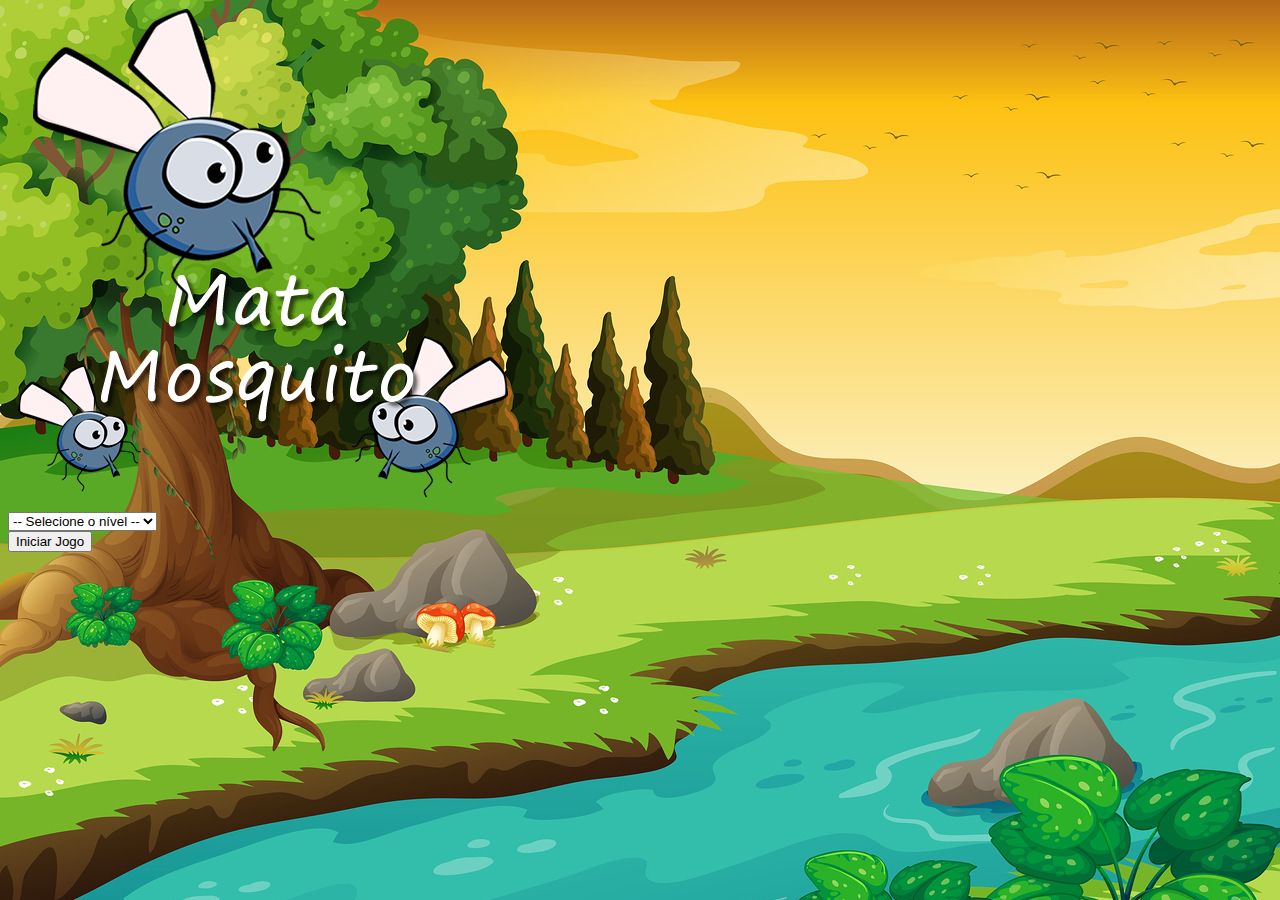
<file: index.html>
<!DOCTYPE html>
<html>
<head>
    <meta charset="utf-8">
    <title></title>
	<!-- CSS only -->
	<link href="https://cdn.jsdelivr.net/npm/bootstrap@5.2.0/dist/css/bootstrap.min.css" rel="stylesheet" integrity="sha384-gH2yIJqKdNHPEq0n4Mqa/HGKIhSkIHeL5AyhkYV8i59U5AR6csBvApHHNl/vI1Bx" crossorigin="anonymous">
	<link rel="stylesheet" href="estilo.css" /> 

	<script>
		function iniciarJogo() {
			var nivel = document.getElementById('nivel').value
			if(nivel === '') {
				alert('Selecione um nível para iniciar o jogo')
				return false
			}
			
			window.location.href = "app.html?" + nivel
		}
	</script>
</head>
<body>

	<div class="container">
		<div class="row">
			<div class="col">
				<div class="d-flex justify-content-center">
					<img src="imagens/game.png" />
				</div>
			</div>
		</div>
	
	
		<div class="row">
			<div class="col">
				<div class="d-flex justify-content-center">
					<div class="mb-2">
						<select class="form-control" id="nivel">
							<option value="">-- Selecione o nível --</option>
							<option value="normal">Normal</option>
							<option value="dificil">Difícil</option>
							<option value="chucknorris">Chuck Norris</option>
						</select>
					</div>
				</div>
			</div>
		</div>
	
	
		<div class="row">
			<div class="col">
				<div class="d-flex justify-content-center">
					<button type="button" class="btn btn-danger btn-lg" onclick="iniciarJogo()">Iniciar Jogo</button>
				</div>
			</div>
		</div>
	
	</div>
	
</body>
</html>
</file>
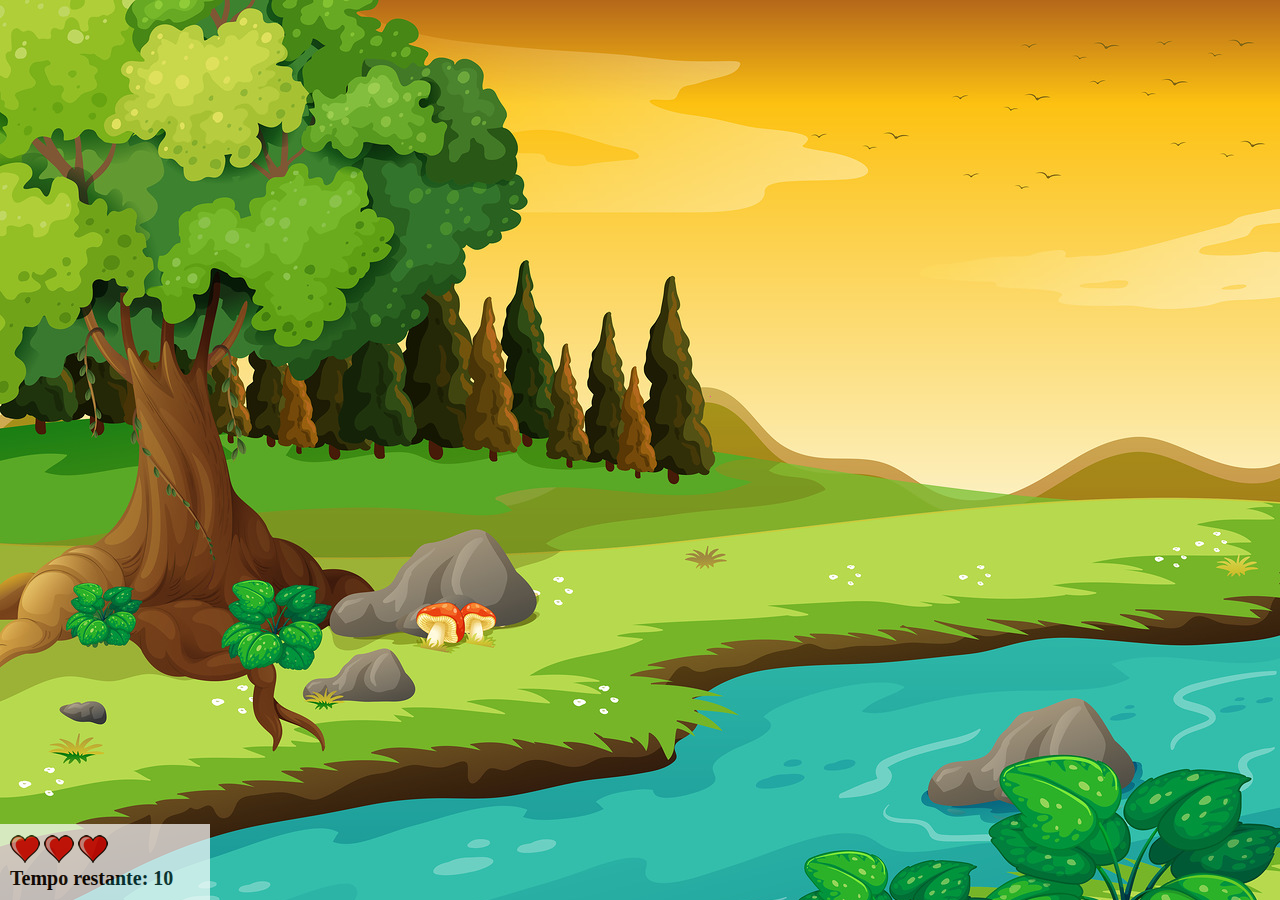
<file: app.html>
<!DOCTYPE html>
<html>
<head>
    <meta charset="utf-8">
    <title></title>
   
	<link rel="stylesheet" href="estilo.css" /> 
	<script src="jogo.js"></script>
</head>
<body onresize="ajustaTamanhoPalcoJogo()">
	
	<div class="painel">
		<div class="vidas">
			<img id="v1" src="imagens/coracao_cheio.png" />
			<img id="v2" src="imagens/coracao_cheio.png" />
			<img id="v3" src="imagens/coracao_cheio.png" />
		</div>
		
		<div class="cronometro">Tempo restante: <span id="cronometro"></span></div>
	</div>

	<script>
		document.getElementById('cronometro').innerHTML = tempo
		
		var criaMosca = setInterval(function() {
				posicaoRandomica()
		}, criaMosquitoTempo)
	</script>
   
</body>
</html>
</file>
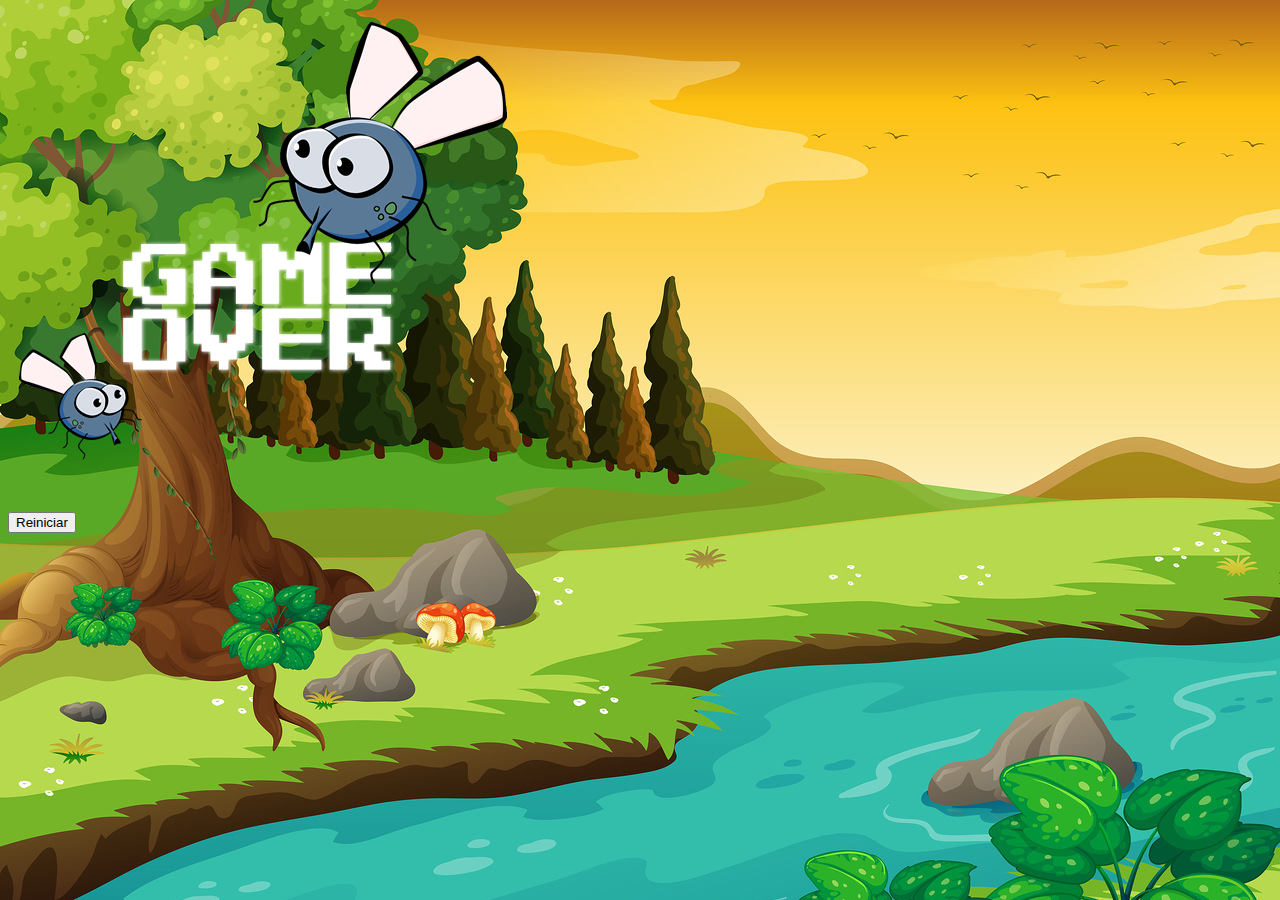
<file: fim_de_jogo.html>
<!DOCTYPE html>
<html>
<head>
    <meta charset="utf-8">
    <title></title>
	<!-- CSS only -->
	<link href="https://cdn.jsdelivr.net/npm/bootstrap@5.2.0/dist/css/bootstrap.min.css" rel="stylesheet" integrity="sha384-gH2yIJqKdNHPEq0n4Mqa/HGKIhSkIHeL5AyhkYV8i59U5AR6csBvApHHNl/vI1Bx" crossorigin="anonymous">
	<link rel="stylesheet" href="estilo.css" /> 
</head>
<body>

	<div class="container">
		<div class="row">
			<div class="col">
				<div class="d-flex justify-content-center">
					<img src="imagens/game_over.png" />
				</div>
			</div>
		</div>
	
	
	
		<div class="row">
			<div class="col">
				<div class="d-flex justify-content-center">
					<button type="button" class="btn btn-dark btn-lg" onclick="window.location.href = 'index.html'">Reiniciar</button>
				</div>
			</div>
		</div>
	</div>
	
</body>
</html>
</file>
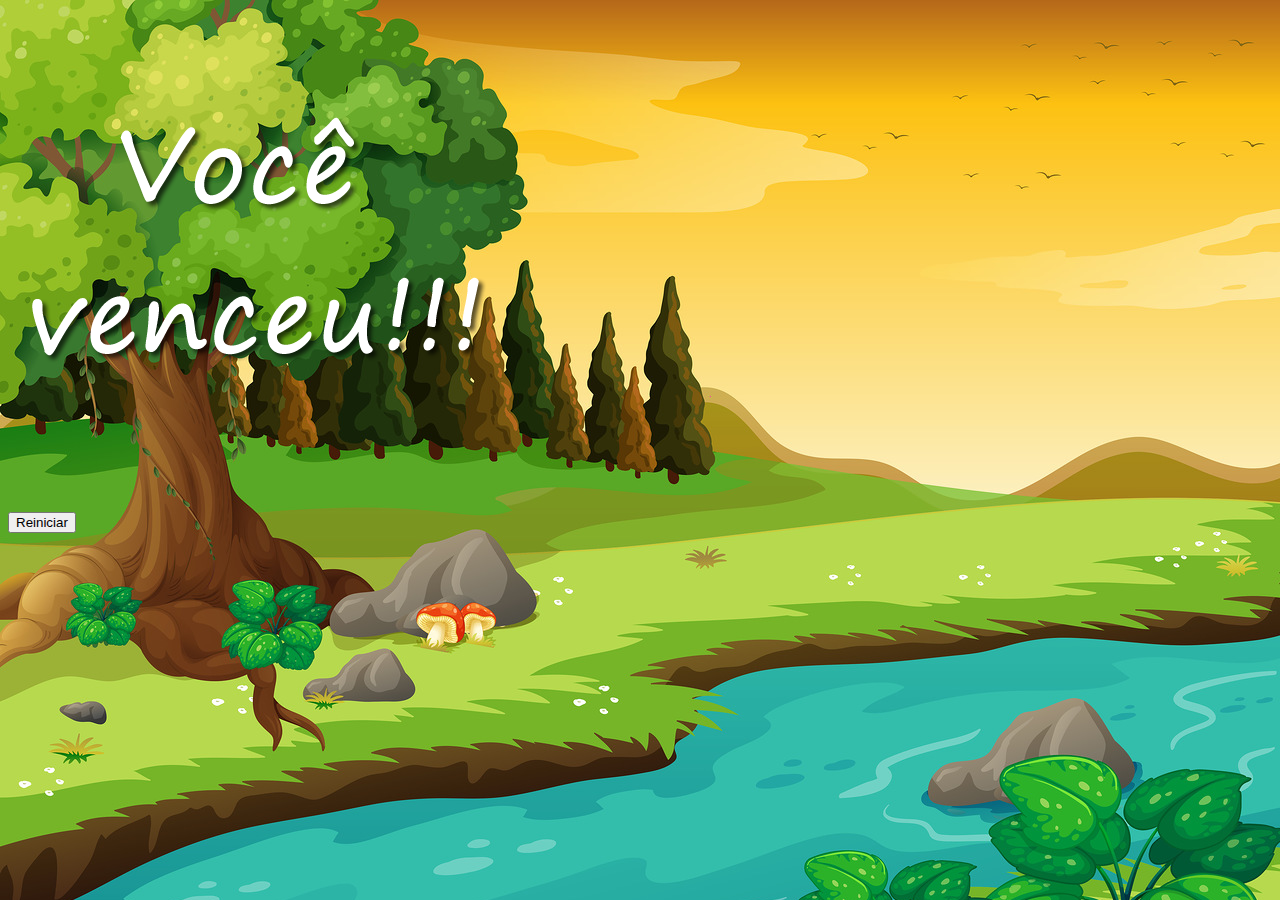
<file: vitoria.html>
<!DOCTYPE html>
<html>
<head>
    <meta charset="utf-8">
    <title></title>
	<!-- CSS only -->
	<link href="https://cdn.jsdelivr.net/npm/bootstrap@5.2.0/dist/css/bootstrap.min.css" rel="stylesheet" integrity="sha384-gH2yIJqKdNHPEq0n4Mqa/HGKIhSkIHeL5AyhkYV8i59U5AR6csBvApHHNl/vI1Bx" crossorigin="anonymous">
	<link rel="stylesheet" href="estilo.css" /> 
</head>
<body>

	<div class="container">
		<div class="row">
			<div class="col">
				<div class="d-flex justify-content-center">
					<img src="imagens/vitoria.png" />
				</div>
			</div>
		</div>
	
	
	
		<div class="row">
			<div class="col">
				<div class="d-flex justify-content-center">
					<button type="button" class="btn btn-dark btn-lg" onclick="window.location.href = 'index.html'">Reiniciar</button>
				</div>
			</div>
		</div>
	</div>
	
</body>
</html>
</file>
<file: estilo.css>
html {
	cursor: url(imagens/mata_mosquito.png) 30 30, auto;
}

body {
	background-image: url(imagens/bg.jpg);
	background-repeat: no-repeat;
	background-size: cover;
}

.mosquito1 {
	width: 50px;
	height: 50px;
}

.mosquito2 {
	width: 70px;
	height: 70px;
}

.mosquito3 {
	width: 90px;
	height: 90px;
}

.ladoA {
	transform: scaleX(1);
}

.ladoB {
	transform: scaleX(-1);
}

.painel {
	position: absolute;
	width: 190px;
	padding: 10px;
	bottom: 0px;
	left: 0px;
	border-top: solid 1px #fff;
	background-color: #fff;
	opacity: 0.7;
}

.vidas {
	float: left;
}

.cronometro {
	float: left;
	font-size: 20px;
	font-weight: bold;
}
</file>
